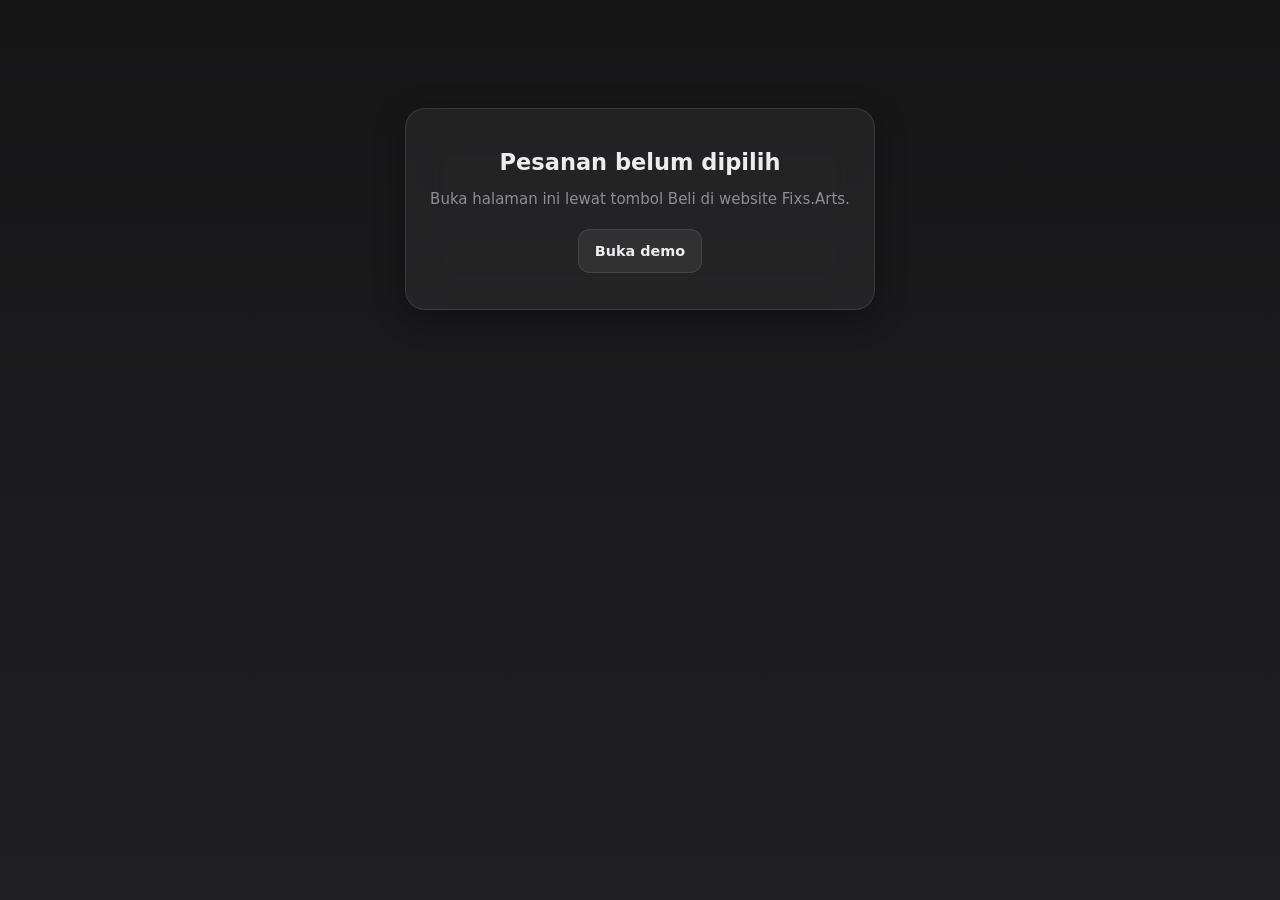
<file: index.html>
<!doctype html>
<html lang="id" data-theme="dark">
<head>
<meta charset="utf-8">
<meta name="viewport" content="width=device-width,initial-scale=1">
<meta http-equiv="Content-Security-Policy" content="default-src 'self' file:; script-src 'self' file: https://fixsarts-auto.github.io; style-src 'self' file: https://fonts.googleapis.com https://fixsarts-auto.github.io; font-src https://fonts.gstatic.com https://fixsarts-auto.github.io; img-src 'self' file: data: https://fixsarts-auto.github.io; connect-src 'self' https:; base-uri 'none'; form-action https://fixsarts-auto.github.io">
<title>Checkout · Fixs.Arts</title>
<link rel="preconnect" href="https://fonts.googleapis.com"><link rel="preconnect" href="https://fonts.gstatic.com" crossorigin>
<link rel="stylesheet" href="https://fonts.googleapis.com/css2?family=Plus+Jakarta+Sans:wght@400;600;800&display=swap">
<link rel="stylesheet" href="css/style.css">
<link rel="stylesheet" href="https://fixsarts-auto.github.io/components/headerfooter/headerfooter.css">
</head>
<body class="hf">
<header data-site-header></header>
<script src="https://fixsarts-auto.github.io/components/headerfooter/headerfooter-config.js"></script>
<script src="js/hf-links.js"></script>
<script src="https://fixsarts-auto.github.io/components/headerfooter/headerfooter.js"></script>

<div class="bg"></div>
<div id="app" class="wrap"></div>
<noscript><p class="wrap">Checkout membutuhkan JavaScript.</p></noscript>

<footer data-site-footer></footer>
<script src="config/admin.js"></script>
<script src="js/app.bundle.js"></script>
</body>
</html>
</file>
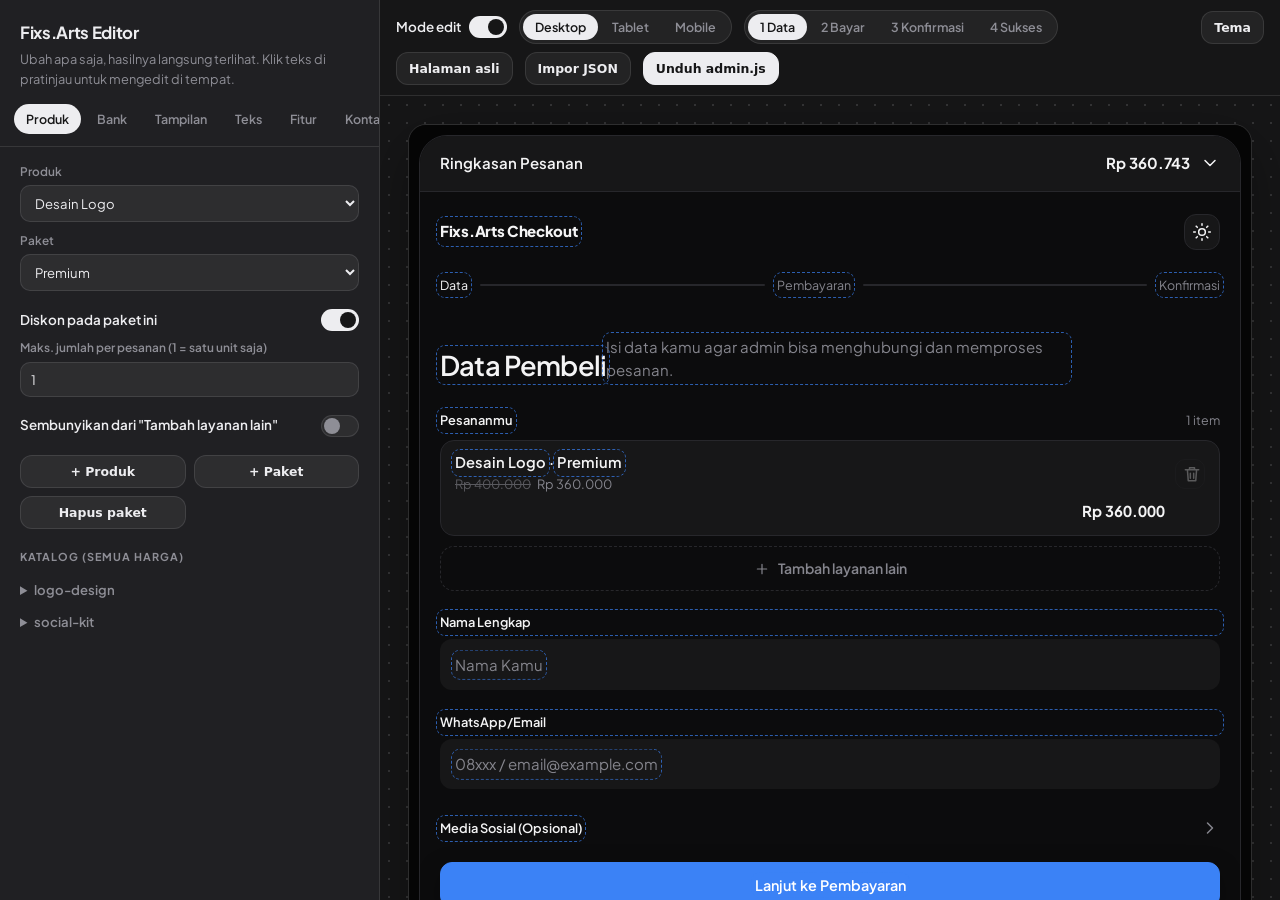
<file: demo.html>
<!doctype html>
<html lang="id" data-theme="dark">
<head>
<meta charset="utf-8">
<meta name="viewport" content="width=device-width,initial-scale=1">
<title>Editor Konfigurasi · Fixs.Arts Checkout</title>
<link rel="preconnect" href="https://fonts.googleapis.com"><link rel="preconnect" href="https://fonts.gstatic.com" crossorigin>
<link rel="stylesheet" href="https://fonts.googleapis.com/css2?family=Plus+Jakarta+Sans:wght@400;500;600;800&display=swap">
<link rel="stylesheet" href="css/style.css"><link rel="stylesheet" href="css/demo.css">
</head>
<body>
<div class="app">
  <aside class="sidepanel">
    <header class="ph"><b>Fixs.Arts Editor</b><p>Ubah apa saja, hasilnya langsung terlihat. Klik teks di pratinjau untuk mengedit di tempat.</p></header>
    <nav class="tabs" id="tabs">
      <button data-t="produk" class="on">Produk</button><button data-t="bank">Bank</button><button data-t="look">Tampilan</button><button data-t="text">Teks</button>
      <button data-t="feat">Fitur</button><button data-t="contact">Kontak</button><button data-t="json">JSON</button>
    </nav>
    <div class="pane">
      <section id="tab-produk">
        <label class="tf">Produk<select id="pid"></select></label>
        <label class="tf">Paket<select id="kid"></select></label>
        <label class="swt">Diskon pada paket ini <input type="checkbox" id="disc"></label>
        <label class="tf">Maks. jumlah per pesanan (1 = satu unit saja)<input type="number" id="maxq" min="1" max="99" value="1"></label>
        <label class="swt">Sembunyikan dari "Tambah layanan lain" <input type="checkbox" id="noadd"></label>
        <div class="two"><button class="btn sm" id="addp">+ Produk</button><button class="btn sm" id="addk">+ Paket</button><button class="btn sm" id="delk">Hapus paket</button></div>
        <h3>Katalog (semua harga)</h3><div id="cat"></div>
      </section>
      <section id="tab-bank" hidden><div id="banks"></div></section>
      <section id="tab-look" hidden><div id="look"></div></section>
      <section id="tab-text" hidden><input type="text" id="q" placeholder="Cari teks atau placeholder…"><div id="texts"></div></section>
      <section id="tab-feat" hidden><div id="feats"></div></section>
      <section id="tab-contact" hidden><div id="contact"></div></section>
      <section id="tab-json" hidden>
        <textarea id="json" spellcheck="false"></textarea>
        <div class="two"><button class="btn sm" id="jload">Muat dari pratinjau</button><button class="btn sm" id="japply">Terapkan JSON</button>
          <button class="btn sm" id="dcat">Unduh products.json</button><button class="btn sm" id="reset">Reset semua</button></div>
      </section>
    </div>
  </aside>
  <main class="stagearea">
    <div class="toolbar">
      <label class="swt">Mode edit <input type="checkbox" id="edit" checked></label>
      <div class="seg" id="dev"><button data-w="100%" class="on">Desktop</button><button data-w="768px">Tablet</button><button data-w="390px">Mobile</button></div>
      <div class="seg" id="stp"><button data-s="0" class="on">1 Data</button><button data-s="1">2 Bayar</button><button data-s="2">3 Konfirmasi</button><button data-s="3">4 Sukses</button></div>
      <span class="grow"></span>
      <button class="btn sm" id="theme">Tema</button><a class="btn sm" id="open" target="_blank" rel="noopener">Halaman asli</a>
      <label class="btn sm" title="Buka admin.js atau products.json yang sudah ada">Impor JSON<input type="file" id="imp" accept=".js,.json,application/json" hidden></label>
      <button class="btn sm pri" id="dadm">Unduh admin.js</button>
    </div>
    <div class="canvas"><div id="frame"><div id="view"></div></div></div>
  </main>
</div>
<script src="config/admin.js"></script>
<script src="js/demo.bundle.js"></script>
</body>
</html>
</file>
<file: css/style.css>
*{box-sizing:border-box;margin:0}
:root{--bg1:#f3f3f5;--bg2:#e7e7ea;--ink:#18181b;--mut:#6b6b73;--glass:rgba(255,255,255,.7);--bd:rgba(0,0,0,.09);--sh:0 8px 30px rgba(0,0,0,.06);--in:rgba(0,0,0,.04);--ac:#18181b;--onac:#fff;--err:#e5484d;--ok:#22a05b;--fld:var(--in);--panel:var(--bg1);--side:var(--bg2)}
[data-theme=dark]{--bg1:#161617;--bg2:#202023;--ink:#ededf0;--mut:#8e8e96;--glass:rgba(255,255,255,.05);--bd:rgba(255,255,255,.1);--sh:0 8px 30px rgba(0,0,0,.35);--in:rgba(255,255,255,.06);--ac:#ededf0;--onac:#161617}
html{color-scheme:light}[data-theme=dark]{color-scheme:dark}
body{font:15px/1.55 'Plus Jakarta Sans',system-ui,sans-serif;color:var(--ink);background:var(--bg1);min-height:100vh;transition:background .3s}
.bg{position:fixed;inset:0;z-index:-1;background:linear-gradient(180deg,var(--bg1),var(--bg2))}
.glass{background:var(--glass);border:1px solid var(--bd);box-shadow:var(--sh);backdrop-filter:blur(20px);-webkit-backdrop-filter:blur(20px);border-radius:20px}
.state{max-width:520px;margin:12vh auto 0;padding:36px 24px;text-align:center}.state h2{margin-bottom:8px}.state p{color:var(--mut);margin-bottom:18px}
.ico{display:inline-grid;width:20px;height:20px;flex:none}.ico svg{width:100%;height:100%}
.toast{position:fixed;left:50%;bottom:24px;transform:translate(-50%,20px);opacity:0;padding:10px 18px;border-radius:99px;background:var(--ink);color:var(--bg1);font-size:.85rem;transition:all .3s;pointer-events:none;z-index:60;max-width:90vw}
.toast.show{opacity:1;transform:translate(-50%,0)}

/* ===== Checkout (3 langkah) ===== */
.fa{container-type:inline-size;background:var(--bg);color:var(--ink);font:15px/1.5 var(--font,system-ui,sans-serif);transition:background .3s,color .3s}
.fa.page{min-height:100vh}.fa.page .stage{min-height:100vh}
.fa.noanim *,.fa.noanim{animation:none!important;transition:none!important}
.stage{padding:10px;display:grid;place-items:start center}
.shell{width:100%;max-width:1120px;display:grid;background:var(--panel);border:1px solid var(--bd);border-radius:var(--r,28px);overflow:hidden}
.left{padding:22px 20px 28px;min-width:0;display:flex;flex-direction:column}
.side{background:var(--side);order:-1;border-bottom:1px solid var(--bd)}
.sumtoggle{all:unset;box-sizing:border-box;display:flex;align-items:center;gap:10px;width:100%;padding:16px 20px;cursor:pointer;font-weight:600}
.sumtoggle b{margin-left:auto;font-weight:700}.sumtoggle .ico{transition:transform .25s;transform:rotate(90deg)}.side.open .sumtoggle .ico{transform:rotate(-90deg)}
.sbody{display:none;padding:4px 20px 22px}.side.open .sbody,.side.static .sbody{display:block}.side.static .sumtoggle{display:none}.side.static .sbody{padding-top:22px}
@container (min-width:860px){
 .stage{padding:40px;place-items:center}
 .shell{grid-template-columns:1.12fr .88fr}
 .left{padding:48px 56px 40px}
 .side{order:0;margin:14px;border:0;border-radius:calc(var(--r,28px) - 10px)}
 .sumtoggle{display:none}.sbody,.side.static .sbody{display:block;padding:34px 36px}
}
.top{display:flex;align-items:center;gap:10px;margin-bottom:26px}.brand{font-weight:800;letter-spacing:-.02em;margin-right:auto}
.icon-btn{width:36px;height:36px;border-radius:12px;border:1px solid var(--bd);background:var(--fld);color:var(--ink);cursor:pointer;display:grid;place-items:center;flex:none;transition:filter .2s}
.icon-btn:hover{filter:brightness(1.3)}
.steps{display:flex;align-items:center;gap:12px;font-size:.78rem;color:var(--mut);margin-bottom:34px}
.st{white-space:nowrap;transition:color .3s}.st.cur{color:var(--ink)}.st.done{color:var(--ink);cursor:pointer}
.ln{flex:1;height:1.5px;background:var(--bd);position:relative;overflow:hidden;border-radius:2px}
.ln::after{content:"";position:absolute;inset:0;background:var(--ac);transform:scaleX(0);transform-origin:left;transition:transform .5s cubic-bezier(.2,.8,.2,1)}.ln.on::after{transform:scaleX(1)}
h1{font-size:1.7rem;font-weight:500;letter-spacing:-.03em;line-height:1.2}
.sub{color:var(--mut);margin:8px 0 26px;max-width:42ch}
.stepbox.in{animation:in .4s cubic-bezier(.2,.8,.2,1)}@keyframes in{from{opacity:0;transform:translateX(14px)}}@keyframes fade{from{opacity:0}}
.fld{display:grid;gap:7px;margin-bottom:16px}.lb{font-size:.8rem;font-weight:600}
input{font:inherit;color:var(--ink);background:var(--fld);border:1px solid transparent;border-radius:12px;padding:13px 14px;width:100%;outline:0;transition:border-color .2s}
input::placeholder{color:var(--mut)}input:focus-visible{border-color:var(--ac)}
.pair{display:grid;gap:0 14px}@container (min-width:520px){.pair{grid-template-columns:1fr 1fr}}
.err{color:#ef5a5f;font-size:.78rem}
.chips{display:flex;flex-wrap:wrap;gap:8px;margin-bottom:10px}
.chip{display:flex;align-items:center;gap:6px;padding:7px 12px;border-radius:99px;border:1px solid var(--bd);background:var(--fld);color:var(--mut);font:600 .78rem var(--font,system-ui);cursor:pointer;transition:all .2s}
.chip.on{background:var(--ac);border-color:var(--ac);color:var(--onac)}
.btn{font:600 .9rem var(--font,system-ui);display:inline-flex;align-items:center;justify-content:center;gap:8px;padding:13px 16px;border-radius:12px;border:1px solid var(--bd);background:var(--fld);color:var(--ink);cursor:pointer;text-decoration:none;transition:filter .2s,transform .2s}
.btn:hover{filter:brightness(1.2)}.btn.pri{background:var(--ac);border-color:var(--ac);color:var(--onac);width:100%}.btn.pri:hover{filter:brightness(1.08);transform:translateY(-1px)}.btn.off{opacity:.45}
.btn.ghost{background:none;border:0;color:var(--mut);padding:10px;width:100%;margin-top:6px}
.methods{display:grid;gap:10px;margin-bottom:22px}
.method{display:flex;align-items:center;gap:14px;padding:15px 16px;border:1.5px solid var(--bd);border-radius:14px;background:var(--fld);cursor:pointer;transition:border-color .25s}
.method:hover{border-color:var(--mut)}.method.sel{border-color:var(--ac)}.method .mt{flex:1;display:grid;line-height:1.35}.method small{color:var(--mut)}
.dot{width:18px;height:18px;border-radius:50%;border:1.5px solid var(--mut);display:grid;place-items:center;flex:none}.sel .dot{border-color:var(--ac)}.sel .dot::after{content:"";width:9px;height:9px;border-radius:50%;background:var(--ac)}
.hint{font-size:.82rem;color:var(--mut);margin-bottom:14px}
.btns{display:grid;grid-template-columns:1fr 1fr;gap:10px;margin:18px 0 14px}
.row{display:flex;justify-content:space-between;gap:14px;padding:10px 0;font-size:.95rem}.row .v{text-align:right;font-weight:500;overflow-wrap:anywhere}
.row small{display:block;color:var(--mut);font-size:.85rem}.row.disc .v{color:#4cc38a}
hr{border:0;border-top:1px solid var(--bd);margin:10px 0}
.recap{border:1px solid var(--bd);border-radius:14px;padding:6px 16px;background:var(--fld)}
.recap .row{border-bottom:1px solid var(--bd)}.recap .row:last-child{border:0}
.sbody h2{font-size:1.7rem;font-weight:500;letter-spacing:-.03em}.sbody .sub{margin:6px 0 30px}
.tl{color:var(--mut)}.big{font-size:2.5rem;font-weight:500;letter-spacing:-.04em;margin:2px 0 24px;display:flex;align-items:center;gap:10px}
.k{color:var(--mut)}
details{font-size:.85rem;color:var(--mut)}summary{cursor:pointer;padding:4px 0}
pre{white-space:pre-wrap;font:.76rem/1.5 ui-monospace,monospace;background:var(--fld);border:1px solid var(--bd);border-radius:12px;padding:12px;max-height:180px;overflow:auto;margin-top:8px;color:var(--ink)}
.admin{display:flex;flex-wrap:wrap;gap:6px 16px;font-size:.78rem;color:var(--mut);margin-top:16px}.admin span{display:inline-flex;align-items:center;gap:6px}.admin .ico{width:15px;height:15px}
.foot{font-size:.75rem;color:var(--mut);text-align:center;margin-top:auto;padding-top:26px}
.fa>.note{font-size:.8rem;color:var(--mut);text-align:center;padding:0 0 20px}
.icon-btn.sm{width:30px;height:30px;border-radius:10px}
/* popup metode pembayaran */
.ov{position:fixed;inset:0;background:rgba(0,0,0,.65);backdrop-filter:blur(6px);display:grid;place-items:center;padding:16px;z-index:50;animation:fade .2s;font:15px/1.5 var(--font,system-ui)}
.modal{width:min(440px,100%);padding:16px;max-height:94vh;overflow:auto;background:var(--side);color:var(--ink);border:1px solid var(--bd);border-radius:20px;animation:in .3s}
.mhead{display:flex;justify-content:space-between;align-items:center;margin-bottom:12px}
.qris{display:grid;place-items:center;border-radius:14px;background:#fff;overflow:hidden;color:#555;text-align:center;font-size:.8rem;min-height:160px;padding:6px}.qris img{width:100%;max-height:62vh;object-fit:contain}
.due{display:flex;align-items:center;gap:10px;margin:14px 0}.due .k{margin-right:auto;font-size:.85rem}.due b{font-size:1.4rem;letter-spacing:-.02em}
.modal .row{border-bottom:1px solid var(--bd)}
.editing [data-path]{outline:1.5px dashed color-mix(in srgb,var(--ac) 70%,transparent);outline-offset:3px;border-radius:5px;cursor:text;min-width:1ch;display:inline-block}
.editing [data-path]:hover{background:color-mix(in srgb,var(--ac) 16%,transparent)}.editing [data-path]:focus{outline:2px solid var(--ac)}
@media(prefers-reduced-motion:reduce){*{animation:none!important;transition:none!important}}

.iw{position:relative}
.phx{position:absolute;left:15px;top:50%;transform:translateY(-50%);color:var(--mut);max-width:calc(100% - 30px);white-space:nowrap;overflow:hidden;text-overflow:ellipsis;z-index:1;display:none}
.editing .phx{display:block}.editing .phx.off{display:none}.editing input::placeholder{color:transparent}
.acc{margin-bottom:18px}
.acc-h{display:flex;align-items:center;gap:8px;cursor:pointer;padding:6px 0}.acc-h .ico{margin-left:auto;color:var(--mut);transition:transform .3s}.acc.open .acc-h .ico{transform:rotate(90deg)}
.acc-b{display:grid;grid-template-rows:0fr;transition:grid-template-rows .35s cubic-bezier(.2,.8,.2,1)}.acc.open .acc-b{grid-template-rows:1fr}
.acc-i{overflow:hidden;min-height:0}.acc-i .fld{margin:6px 0 12px}
.pf{display:flex;gap:8px;flex-wrap:wrap;padding-bottom:4px}
.pi{width:42px;height:42px;border-radius:12px;border:1px solid var(--bd);background:var(--fld);color:var(--mut);cursor:pointer;display:grid;place-items:center;transition:all .2s}
.pi.on{background:var(--ac);border-color:var(--ac);color:var(--onac)}
/* Matikan alternatif kontekstual font: "8x" tidak berubah jadi "8×" */
.fa,.fa *,.ov,.ov *{font-feature-settings:"calt" 0;font-variant-ligatures:no-contextual}

.modal .row{align-items:center}.rv{display:flex;align-items:center;justify-content:flex-end;gap:10px}
.fa.demo .st{cursor:pointer}

/* ===== Alur baru: pilih bank, tujuan pembayaran, kanal ikon ===== */
h1,.sbody h2{font-weight:600}
.btn.pri[aria-disabled]{opacity:.6}
.row[hidden]{display:none}
.merr{display:block;margin:-10px 0 14px}.merr:empty{display:none}
.trust{display:flex;align-items:center;justify-content:center;gap:6px;font-size:.76rem;color:var(--mut);margin-top:12px}.trust .ico{width:14px;height:14px}
.mwrap{display:grid;gap:10px}
.banks{padding:14px;border:1px solid var(--bd);border-radius:14px;background:color-mix(in srgb,var(--fld) 60%,transparent)}
.banks.in{animation:rise .35s cubic-bezier(.2,.8,.2,1)}@keyframes rise{from{opacity:0;transform:translateY(-8px)}}
.bhint{font-size:.8rem;color:var(--mut);margin-bottom:10px}
.bgrid{display:grid;grid-template-columns:1fr 1fr;gap:8px}
.bank{display:flex;align-items:center;gap:10px;padding:10px 12px;border:1.5px solid var(--bd);border-radius:12px;background:var(--fld);cursor:pointer;transition:border-color .2s;min-width:0}
.bank:hover{border-color:var(--mut)}.bank.sel{border-color:var(--ac)}
.bn{flex:1;min-width:0;display:grid;font-weight:600;font-size:.85rem;line-height:1.25}.bn>span{overflow:hidden;text-overflow:ellipsis;white-space:nowrap}.bn small{font-size:.66rem;font-weight:500;color:var(--mut)}
.blogo{width:36px;height:36px;border-radius:10px;background:#fff;display:grid;place-items:center;flex:none;overflow:hidden;border:1px solid var(--bd)}
.blogo img{width:100%;height:100%;object-fit:contain;padding:4px}
.blogo.mono{color:#fff;border:0;background:#52525b;font:800 .64rem/1 var(--font,system-ui);letter-spacing:.02em}
.paytotal{border:1px solid var(--bd);border-radius:16px;background:var(--fld);padding:16px 18px;margin-bottom:14px}
.paytotal .k{font-size:.8rem}
.amt{display:flex;align-items:center;gap:10px;margin-top:2px}.amt b{font-size:2rem;font-weight:600;letter-spacing:-.03em;line-height:1.25;margin-right:auto}
.dest{border:1px solid var(--bd);border-radius:16px;background:var(--fld);padding:16px 18px;margin-bottom:14px}
.dest>.lb{display:block;font-size:.72rem;color:var(--mut);text-transform:uppercase;letter-spacing:.07em;margin-bottom:10px}
.dh{display:flex;align-items:center;gap:12px;margin-bottom:12px}.dh strong{font-weight:600}
.dest .row{border-bottom:1px solid var(--bd);align-items:center}.dest .row:last-child{border:0}
.dest .qris{max-width:300px;margin:0 auto}.dest .qris img{max-height:none}
.qh{text-align:center;margin:10px 0 0}
.dsave{width:100%;margin-top:12px}
.num{font-weight:700;font-size:1.05rem;letter-spacing:.04em}
.chan{margin:20px 0 6px}.chan .lb{display:block;margin-bottom:10px}
.chrow{display:flex;gap:10px}
.chb{flex:1;height:54px;border-radius:14px;border:1px solid var(--bd);background:var(--fld);color:var(--ink);cursor:pointer;display:grid;place-items:center;transition:border-color .2s,transform .2s}
.chb .ico{width:24px;height:24px}.chb:hover{border-color:var(--mut);transform:translateY(-1px)}
@container (max-width:859px){.stepbox .btn.pri{position:sticky;bottom:12px;z-index:4;box-shadow:0 8px 24px rgba(0,0,0,.3)}}
.bank .dot{display:none}
.bank.sel{background:color-mix(in srgb,var(--ac) 14%,var(--fld))}
.bank{padding:10px}

.blogo.circle{border-radius:50%}.blogo.square{border-radius:3px}

/* ===== Kode unik, timer, halaman sukses, animasi halus ===== */
.stepbox.in{animation:none}
.stepbox.in>*{animation:rise2 .55s cubic-bezier(.2,.8,.2,1) backwards;animation-delay:calc(var(--i,0)*55ms)}
@keyframes rise2{from{opacity:0;transform:translateY(14px)}}
.btn:active{transform:scale(.98)}
.method,.bank,.chb,.icon-btn{transition:border-color .25s,transform .2s,background .25s,color .25s}
.method:active,.bank:active{transform:scale(.985)}
.sel .dot::after{animation:pop .3s cubic-bezier(.3,1.6,.5,1)}@keyframes pop{from{transform:scale(0)}}
.icon-btn.ok{color:var(--ok)}.icon-btn.ok .ico{animation:pop .3s cubic-bezier(.3,1.6,.5,1)}
.amt b{font-variant-numeric:tabular-nums}.uc{color:var(--ok)}
.unote{font-size:.78rem;color:var(--mut);margin-top:6px;line-height:1.45}
.timer{display:flex;align-items:center;gap:8px;font-size:.78rem;color:var(--mut);margin-bottom:12px}
.timer .ico{width:16px;height:16px}.timer .tlb{flex:1}
.tv{font-variant-numeric:tabular-nums;color:var(--ink);font-size:.9rem;letter-spacing:.03em;font-weight:700}
.tbar{display:block;height:3px;border-radius:3px;background:var(--bd);overflow:hidden;margin-top:14px}
.tbar i{display:block;height:100%;background:var(--ok);transform-origin:left;transition:transform 1s linear,background .4s}
.paytotal.warn .tv,.paytotal.warn .timer .ico{color:#ef5a5f}.paytotal.warn .tbar i{background:#ef5a5f}
.dest .row .v.lnk{font-size:.85rem;word-break:break-all}
.okmark{width:64px;height:64px;border-radius:50%;display:grid;place-items:center;background:color-mix(in srgb,var(--ok) 16%,transparent);color:var(--ok);margin-bottom:18px}
.okmark .ico{width:30px;height:30px}.okmark svg{stroke-width:2.4}
.okmark.exp{background:color-mix(in srgb,#ef5a5f 16%,transparent);color:#ef5a5f}
.stepbox.in .okmark{animation:pop2 .65s cubic-bezier(.3,1.5,.5,1) backwards}@keyframes pop2{from{transform:scale(.3);opacity:0}}
.okmark:not(.exp) svg path{stroke-dasharray:30}
.stepbox.in .okmark:not(.exp) svg path{animation:draw .6s .3s ease-out backwards}@keyframes draw{from{stroke-dashoffset:30}}
.tl{list-style:none;padding:0;margin:22px 0}
.tli{display:flex;gap:14px;position:relative;padding-bottom:20px}.tli:last-child{padding-bottom:0}
.tli::before{content:"";position:absolute;left:13px;top:30px;bottom:2px;width:2px;background:var(--bd);border-radius:2px}.tli:last-child::before{display:none}
.tli.done::before{background:var(--ok)}
.tdot{width:28px;height:28px;border-radius:50%;border:2px solid var(--bd);display:grid;place-items:center;flex:none;background:var(--panel,var(--bg1))}
.tdot .ico{width:14px;height:14px}.tdot svg{stroke-width:3}
.tli.done .tdot{background:var(--ok);border-color:var(--ok);color:#fff}
.tli.cur .tdot{border-color:var(--ac)}.tli.cur .tdot::after{content:"";width:10px;height:10px;border-radius:50%;background:var(--ac);animation:pulse 1.6s ease-in-out infinite}
@keyframes pulse{50%{transform:scale(.55);opacity:.5}}
.tli.todo{opacity:.55}
.tt{display:grid;gap:1px;padding-top:3px;line-height:1.4}.tt small{color:var(--mut);font-size:.8rem}
.stepbox.in .tli{animation:rise2 .5s cubic-bezier(.2,.8,.2,1) backwards;animation-delay:calc(.35s + var(--i,0)*140ms)}
.acts{display:grid;gap:4px;margin-top:10px}
.acts a.btn{text-decoration:none}

/* ===== QRIS: tanpa latar putih tambahan + perbesar dengan latar buram ===== */
.dest .qris{background:none;padding:0;min-height:0;overflow:visible}
.dest .qris img{width:100%;height:auto;max-height:none;display:block;border-radius:16px;cursor:zoom-in;transition:transform .25s,box-shadow .25s}
.dest .qris img:hover{transform:scale(1.015);box-shadow:0 10px 30px rgba(0,0,0,.35)}
.dest .qris img:focus-visible{outline:2px solid var(--ac);outline-offset:3px}
.dest .qris span{color:var(--mut);padding:24px 8px}
.zoom{background:rgba(0,0,0,.5);-webkit-backdrop-filter:blur(16px);backdrop-filter:blur(16px);cursor:zoom-out;z-index:80;padding:20px}
.zoom img{max-width:min(92vw,640px);max-height:92vh;width:auto;height:auto;object-fit:contain;border-radius:18px;box-shadow:0 24px 80px rgba(0,0,0,.55);animation:zin .3s cubic-bezier(.2,.8,.2,1)}
@keyframes zin{from{opacity:0;transform:scale(.92)}}
.zoom.out{opacity:0;transition:opacity .18s}
.zclose{position:absolute;top:16px;right:16px;width:42px;height:42px;border-radius:50%;border:0;background:rgba(255,255,255,.16);color:#fff;font:400 28px/1 system-ui;cursor:pointer;-webkit-backdrop-filter:blur(8px);backdrop-filter:blur(8px)}
.zclose:hover{background:rgba(255,255,255,.28)}

/* ===== Halaman checkout dengan header + footer komponen ===== */
body.hf{display:flex;flex-direction:column}
body.hf>#app{flex:1;display:flex;flex-direction:column;min-width:0}
body.hf .fa.page{flex:1;min-height:0;display:flex;flex-direction:column}
body.hf .fa.page .stage{flex:1;min-height:0}
/* checkout bukan halaman "Home": jangan sorot menu Home di header */
.hf-nav .hf-nav-menu a.active:not(:hover),.hf-nav .hf-ham-menu a.active:not(:hover){color:var(--hf-muted,#9B9BA5)}
.zoom{z-index:200}.toast{z-index:150}

/* ===== Keranjang (beberapa item dalam satu pesanan) ===== */
.cart{margin:4px 0 22px}
.cart-h{display:flex;align-items:baseline;justify-content:space-between;margin-bottom:10px}.cart-h small{color:var(--mut);font-size:.78rem}
.cart-l{display:grid;gap:8px}
.ci{display:grid;grid-template-columns:1fr auto;gap:6px 10px;align-items:center;padding:12px 14px;border:1px solid var(--bd);border-radius:14px;background:var(--fld)}
.ci-i{display:grid;gap:2px;min-width:0}.ci-i strong{font-size:.92rem;font-weight:600;line-height:1.35}.ci-i small{color:var(--mut);font-size:.8rem}
.ci-p s{opacity:.6;margin-right:4px}
.ci-c{display:flex;align-items:center;gap:10px;grid-column:1;justify-content:space-between}
.ci>.icon-btn{grid-column:2;grid-row:1}.ci>.icon-btn.off{opacity:.3;pointer-events:none}
.ci-t{font-variant-numeric:tabular-nums;margin-left:auto}
.qb{all:unset;box-sizing:border-box;width:30px;height:30px;border-radius:9px;display:grid;place-items:center;border:1px solid var(--bd);cursor:pointer;font-size:1.1rem;line-height:1;transition:border-color .2s,background .2s,transform .15s}
.qb:hover:not(:disabled){border-color:var(--mut)}.qb:active:not(:disabled){transform:scale(.92)}.qb:disabled{opacity:.35;cursor:not-allowed}.qb:focus-visible{outline:2px solid var(--ac)}
.qn{min-width:22px;text-align:center;font-weight:700;font-variant-numeric:tabular-nums}
.addi{all:unset;box-sizing:border-box;display:flex;align-items:center;justify-content:center;gap:8px;width:100%;margin-top:10px;padding:11px;border:1.5px dashed var(--bd);border-radius:14px;color:var(--mut);font-weight:600;font-size:.88rem;cursor:pointer;transition:border-color .2s,color .2s}
.addi:hover{border-color:var(--mut);color:var(--ink)}.addi:focus-visible{outline:2px solid var(--ac)}.addi .ico{width:16px;height:16px}
.picker{display:none;margin-top:8px;border:1px solid var(--bd);border-radius:14px;background:var(--fld);max-height:340px;overflow:auto;overscroll-behavior:contain}
.picker.open{display:block;animation:rise .3s cubic-bezier(.2,.8,.2,1)}
.pg{position:sticky;top:0;padding:9px 14px;font-size:.72rem;font-weight:700;letter-spacing:.08em;text-transform:uppercase;color:var(--mut);background:var(--panel,var(--bg1));border-bottom:1px solid var(--bd)}
.pr{display:flex;align-items:center;justify-content:space-between;gap:10px;padding:10px 14px;border-bottom:1px solid var(--bd)}.pr:last-child{border-bottom:0}
.pt{display:grid;gap:1px;font-size:.88rem;min-width:0}.pt .ci-p{color:var(--mut);font-size:.8rem}
.pa{all:unset;box-sizing:border-box;padding:7px 14px;border-radius:99px;border:1px solid var(--bd);font-size:.8rem;font-weight:600;cursor:pointer;transition:border-color .2s,background .2s}
.pa:hover:not(:disabled){border-color:var(--ac)}.pa:disabled{opacity:.4;cursor:not-allowed}.pa:focus-visible{outline:2px solid var(--ac)}

/* Tombol tutup daftar layanan */
.addi .ico{transition:transform .25s}
.addi.on{border-style:solid;border-color:var(--mut);color:var(--ink)}.addi.on .ico{transform:rotate(45deg)}
.pdone{all:unset;box-sizing:border-box;display:block;width:100%;position:sticky;bottom:0;padding:13px;text-align:center;font-weight:700;font-size:.88rem;cursor:pointer;background:var(--panel,var(--bg1));border-top:1px solid var(--bd);transition:color .2s}
.pdone:hover{color:var(--ac)}.pdone:focus-visible{outline:2px solid var(--ac);outline-offset:-2px}

/* Logo bank: memenuhi badge, latar transparan (latar bantuan opsional) */
.blogo.logo{background:transparent;border:0}
.blogo.logo img{padding:0;object-fit:contain}
.blogo.logo.raw{border-radius:0;overflow:visible}
.blogo.logo.bg{background:#fff;border:1px solid var(--bd)}.blogo.logo.bg img{padding:4px}
</file>
<file: css/demo.css>
body{overflow:hidden}
.app{display:grid;grid-template-columns:minmax(320px,380px) 1fr;height:100vh}
.sidepanel{display:flex;flex-direction:column;min-height:0;background:var(--bg2);border-right:1px solid var(--bd)}
.ph{padding:20px 20px 14px}.ph b{font-size:1.05rem;letter-spacing:-.02em}.ph p{color:var(--mut);font-size:.8rem;margin-top:4px}
.tabs{display:flex;gap:4px;padding:0 14px 12px;overflow-x:auto;border-bottom:1px solid var(--bd)}
.tabs button,.seg button{font:600 .78rem 'Plus Jakarta Sans',system-ui,sans-serif;padding:7px 12px;border:0;border-radius:99px;background:none;color:var(--mut);cursor:pointer;white-space:nowrap;transition:all .2s}
.tabs button.on{background:var(--ink);color:var(--bg1)}
.pane{overflow:auto;padding:16px 20px 32px;flex:1;min-height:0}.pane section[hidden]{display:none}
.pane h3{font-size:.68rem;text-transform:uppercase;letter-spacing:.09em;color:var(--mut);margin:20px 0 8px}
.pane input,.pane select,.pane textarea{font:.82rem 'Plus Jakarta Sans',system-ui,sans-serif;color:var(--ink);background:var(--in);border:1px solid var(--bd);border-radius:10px;padding:8px 10px;width:100%;outline:0}
.pane input:focus,.pane select:focus,.pane textarea:focus{border-color:var(--ink)}
.tf{display:grid;gap:4px;margin-bottom:10px;font-size:.74rem;color:var(--mut);font-weight:600}
.cf{display:flex;align-items:center;justify-content:space-between;gap:10px;padding:3px 0;font-size:.78rem;color:var(--mut)}.cf>span{flex:1;min-width:0;overflow:hidden;text-overflow:ellipsis}.cf input:not([type=checkbox]){width:56%}
.pane details{font-size:.82rem}.pane summary{cursor:pointer;padding:6px 0;font-weight:600}.pane details details{margin-left:10px;padding-left:10px;border-left:1px solid var(--bd)}
.swt{display:flex;align-items:center;justify-content:space-between;gap:12px;padding:8px 0;font-size:.84rem;font-weight:600;cursor:pointer}
input[type=checkbox]{appearance:none;-webkit-appearance:none;width:38px!important;height:22px;padding:0!important;border-radius:99px;background:var(--in);border:1px solid var(--bd);position:relative;cursor:pointer;flex:none;transition:background .25s}
input[type=checkbox]::after{content:"";position:absolute;top:2px;left:2px;width:16px;height:16px;border-radius:50%;background:var(--mut);transition:all .25s}
input[type=checkbox]:checked{background:var(--ac)}input[type=checkbox]:checked::after{left:18px;background:var(--onac)}
.cgrid{display:grid;grid-template-columns:repeat(3,1fr);gap:10px}.cgrid label{display:grid;gap:4px;font-size:.68rem;color:var(--mut)}.pane input[type=color]{padding:2px!important;height:34px;cursor:pointer}
.pane input[type=range]{padding:0;accent-color:var(--ac)}
textarea{height:260px;font:.72rem/1.45 ui-monospace,monospace!important;resize:vertical;margin-bottom:10px}
.two{display:grid;grid-template-columns:1fr 1fr;gap:8px;margin:10px 0}
.btn.sm{padding:8px 12px;font-size:.78rem;width:auto}.two .btn{width:100%}.btn.sm.pri{width:auto}
.stagearea{display:flex;flex-direction:column;min-width:0;min-height:0}
.toolbar{display:flex;align-items:center;flex-wrap:wrap;gap:8px 12px;padding:10px 16px;border-bottom:1px solid var(--bd);background:var(--bg1)}
.toolbar .swt{padding:0;gap:8px}.grow{flex:1}
.seg{display:flex;padding:3px;gap:2px;border:1px solid var(--bd);border-radius:99px;background:var(--in)}.seg button{padding:5px 12px}.seg button.on{background:var(--ink);color:var(--bg1)}
.canvas{flex:1;overflow:auto;padding:28px;background:radial-gradient(color-mix(in srgb,var(--ink) 14%,transparent) 1px,transparent 1px) 0 0/18px 18px,var(--bg1)}
#frame{margin:0 auto;max-width:100%;width:100%;transition:width .4s cubic-bezier(.2,.8,.2,1);border-radius:18px;overflow:hidden;box-shadow:0 20px 60px rgba(0,0,0,.35);border:1px solid var(--bd)}
@media(max-width:980px){body{overflow:auto}.app{grid-template-columns:1fr;height:auto}.sidepanel{max-height:70vh}.canvas{padding:12px;min-height:80vh}}

/* Tab Bank */
.bkhint{font-size:.76rem;color:var(--mut);margin:0 0 10px;line-height:1.5}
.bklist{display:grid;gap:8px;margin-bottom:12px}
.bk{border:1px solid var(--bd);border-radius:12px;background:var(--in);transition:box-shadow .2s,border-color .2s}
.bk.off .bkl,.bk.off .bkn{opacity:.4}
.bk.drag{box-shadow:0 10px 28px rgba(0,0,0,.4);border-color:var(--ink);position:relative;z-index:2}
.bkh{display:flex;align-items:center;gap:4px;padding:8px}
.bkl{flex:none;display:grid;margin:0 4px}
.pane .bkh input.bkn{flex:1;min-width:0;background:transparent;border-color:transparent;font-weight:600;padding:6px 8px}
.pane .bkh input.bkn:focus{border-color:var(--ink);background:var(--in)}
.grip,.ib{all:unset;box-sizing:border-box;width:30px;height:30px;display:grid;place-items:center;border-radius:8px;cursor:pointer;color:var(--mut);flex:none;transition:background .2s,color .2s}
.grip{cursor:grab;touch-action:none}.grip:active{cursor:grabbing}
.grip:hover,.ib:hover{background:var(--bd);color:var(--ink)}.ib.x:hover{color:#ef5a5f}
.grip:focus-visible,.ib:focus-visible{outline:2px solid var(--ink)}
.grip .ico,.ib .ico{width:18px;height:18px}
.ib.tgl .ico{transition:transform .25s}.bk.open .ib.tgl .ico{transform:rotate(90deg)}
.bkb{display:none;padding:0 12px 12px;border-top:1px solid var(--bd)}.bk.open .bkb{display:block}
.bkb h3{margin-top:14px}
.ur{display:flex;flex-wrap:wrap;gap:8px;align-items:center;margin:6px 0 8px}.ur .btn{display:inline-flex;align-items:center;gap:6px}.ur .ico{width:16px;height:16px}
.cr{display:flex;align-items:center;gap:8px;margin:6px 0;font-size:.78rem;color:var(--mut);font-weight:600}.cr>span{flex:1}.pane .cr input[type=color]{width:52px;flex:none}
.two .btn .ico{width:16px;height:16px}.two .btn{display:inline-flex;align-items:center;justify-content:center;gap:6px}

.bksec{margin-bottom:18px}.bkt{margin:6px 0 10px}
</file>
